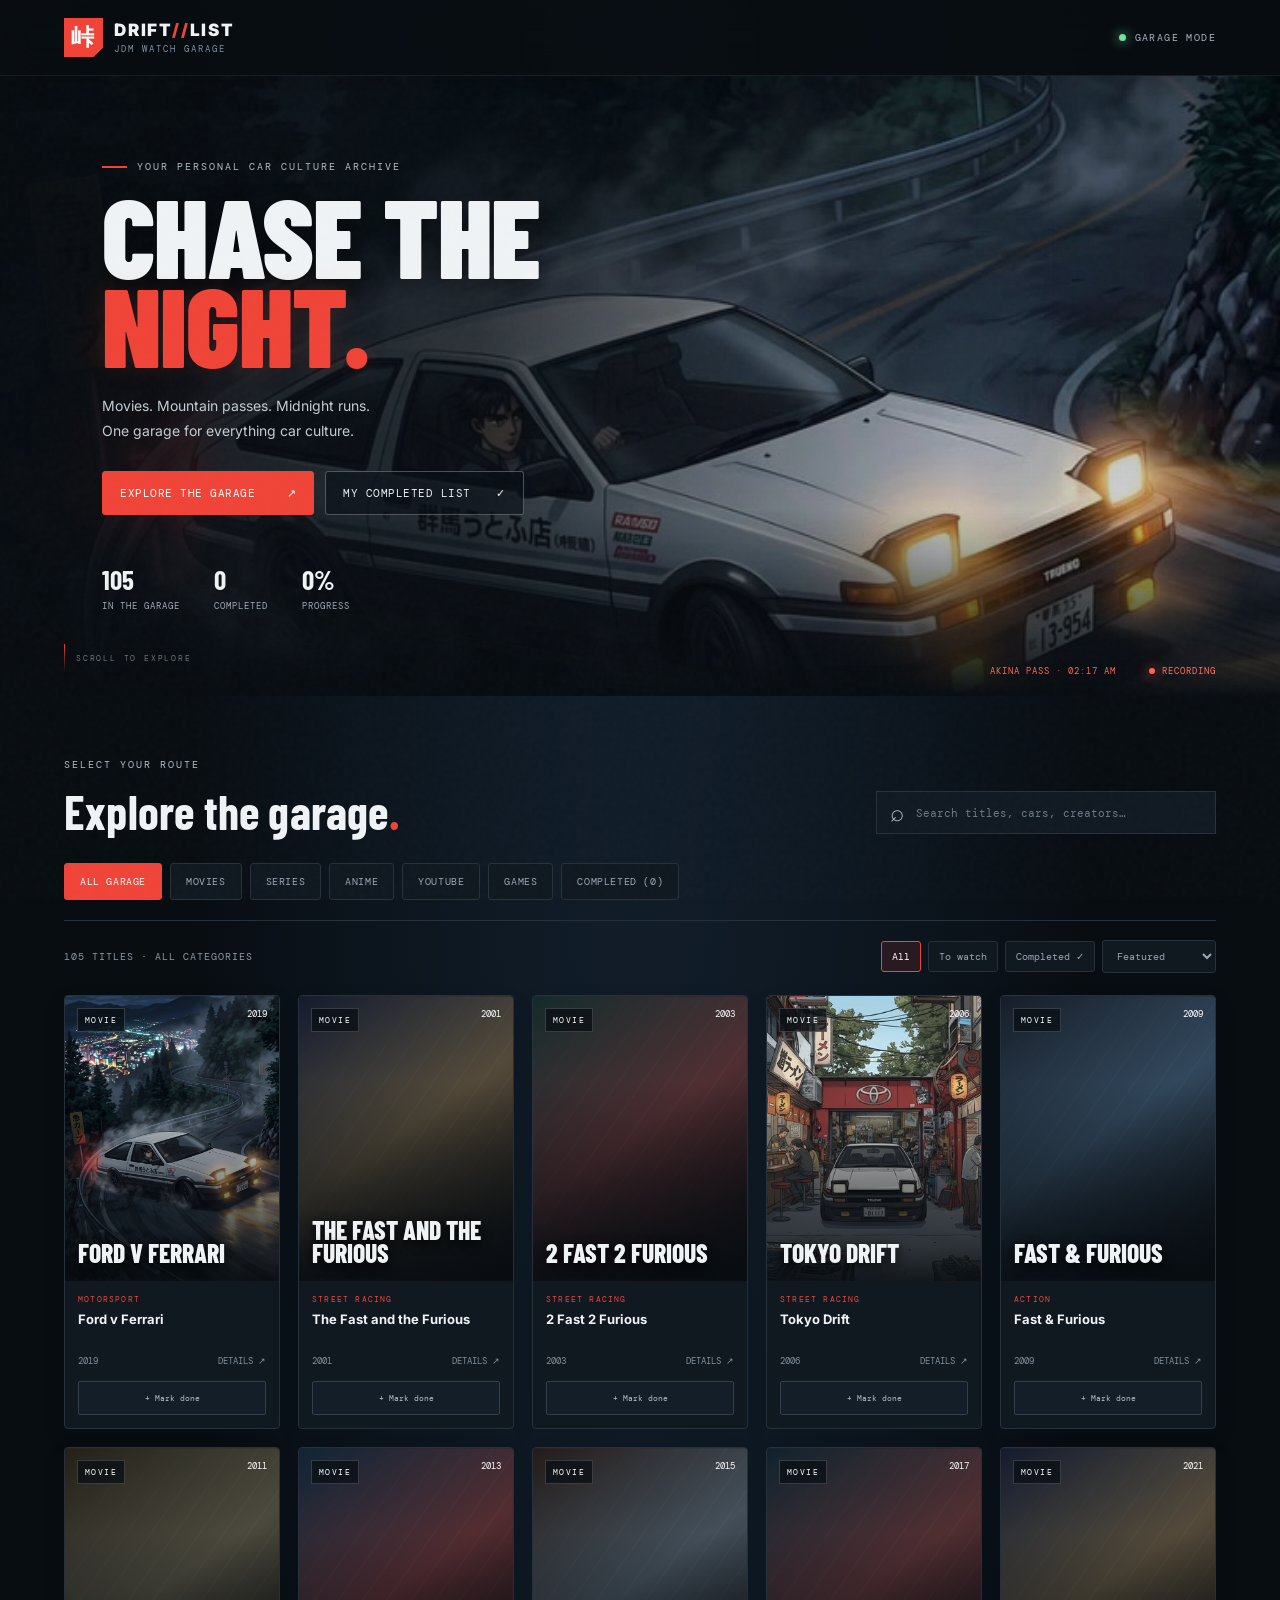
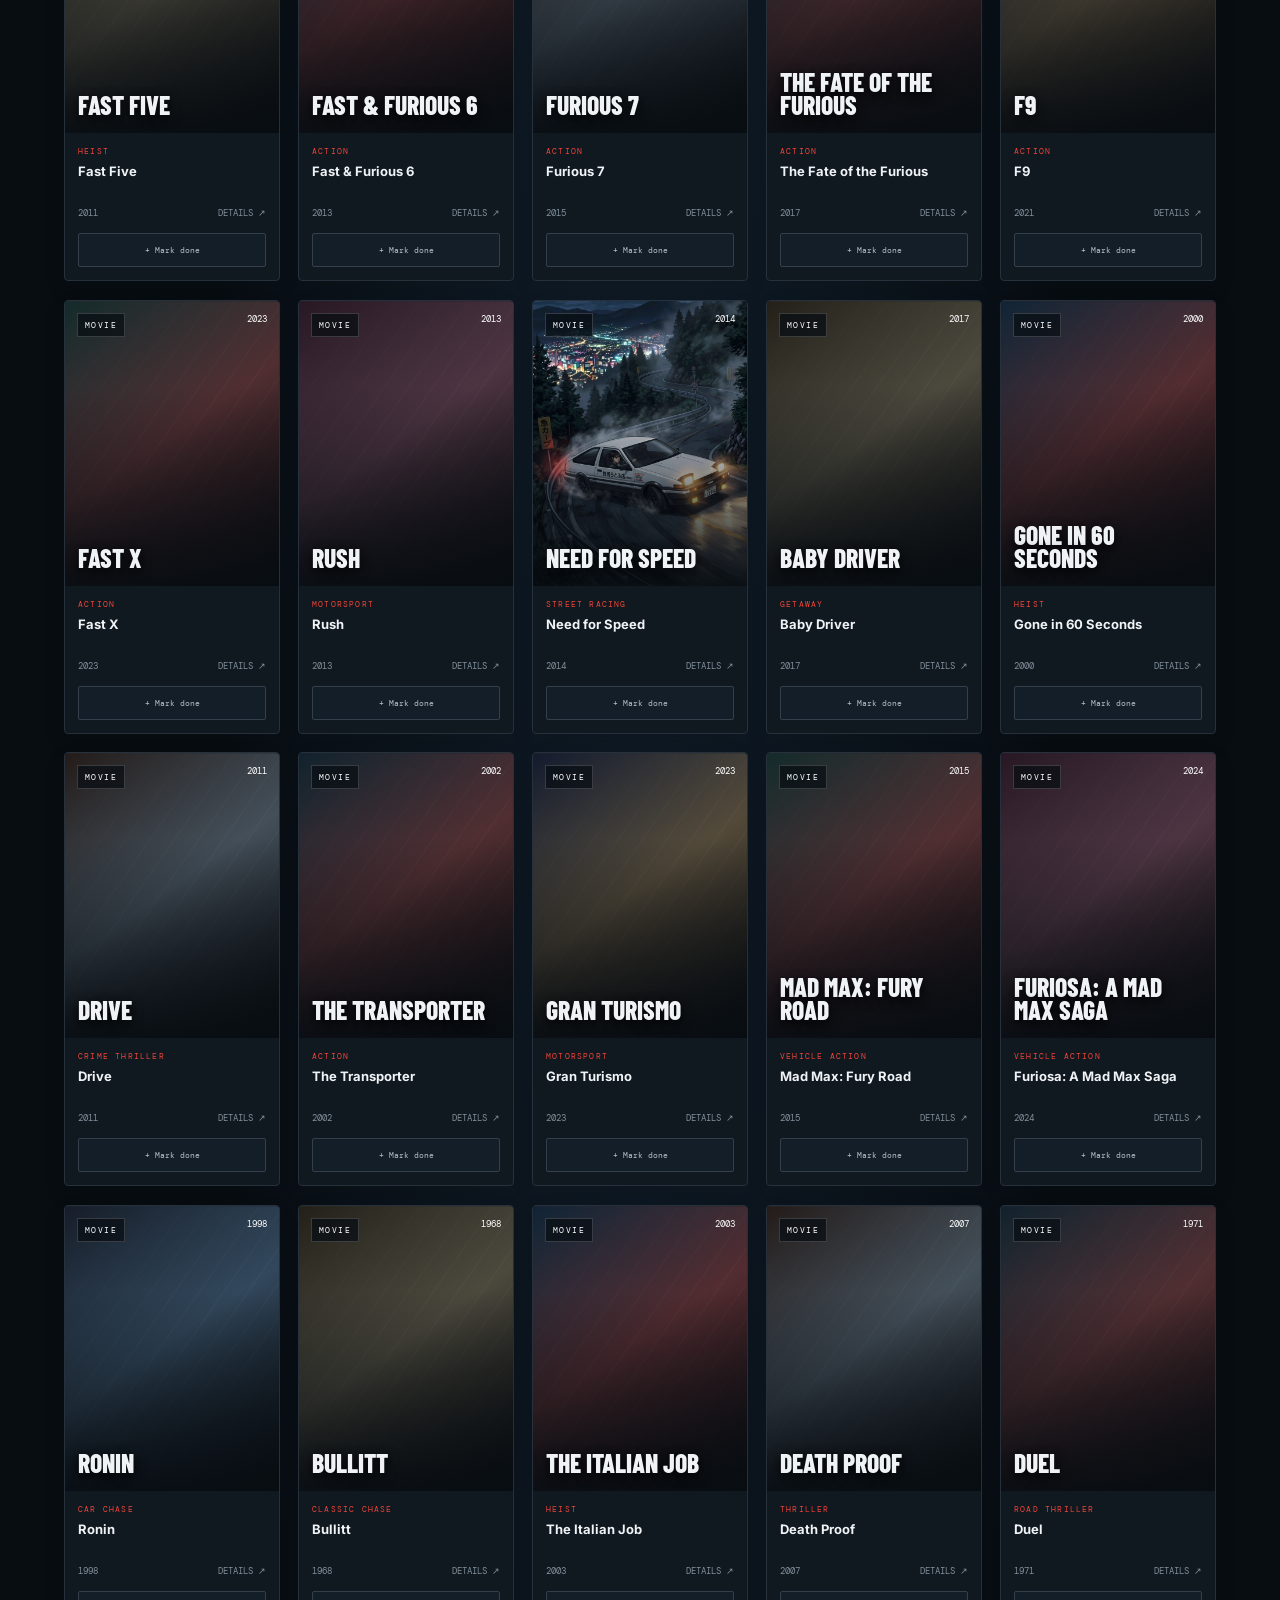
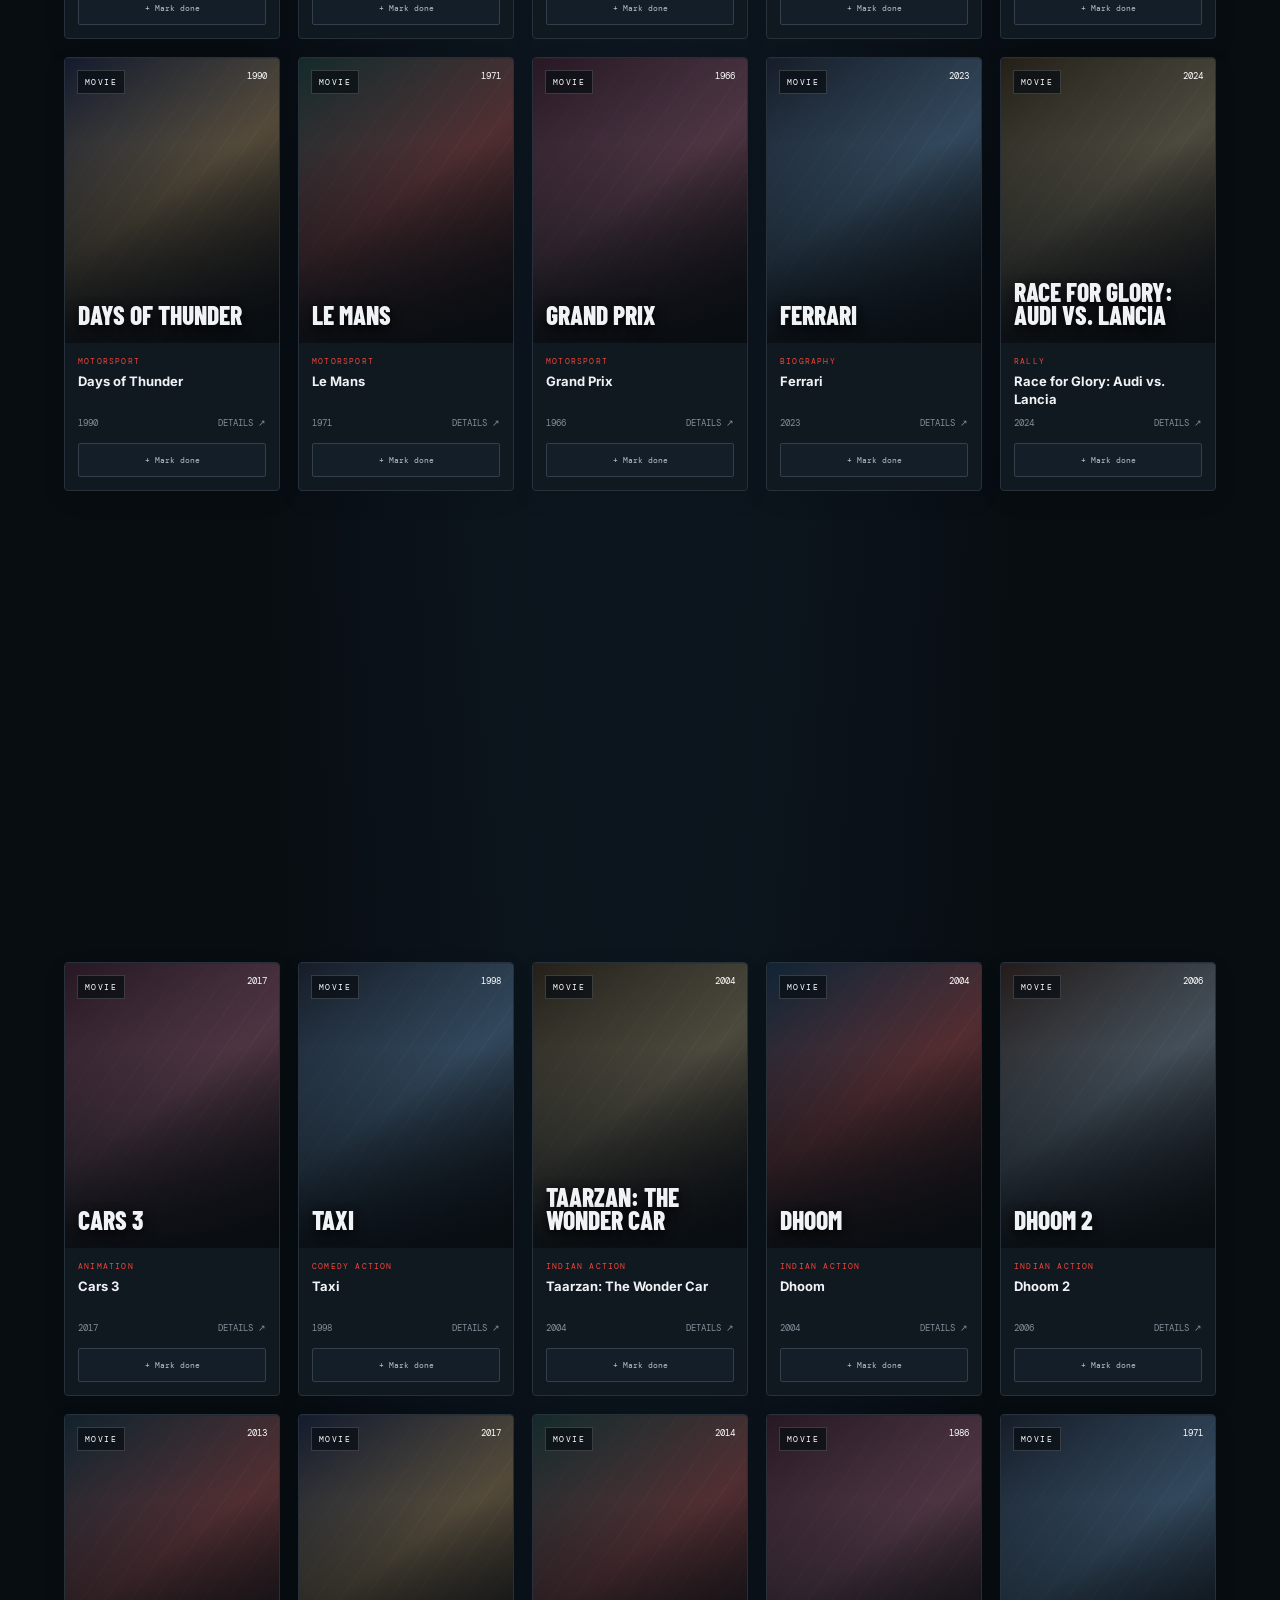
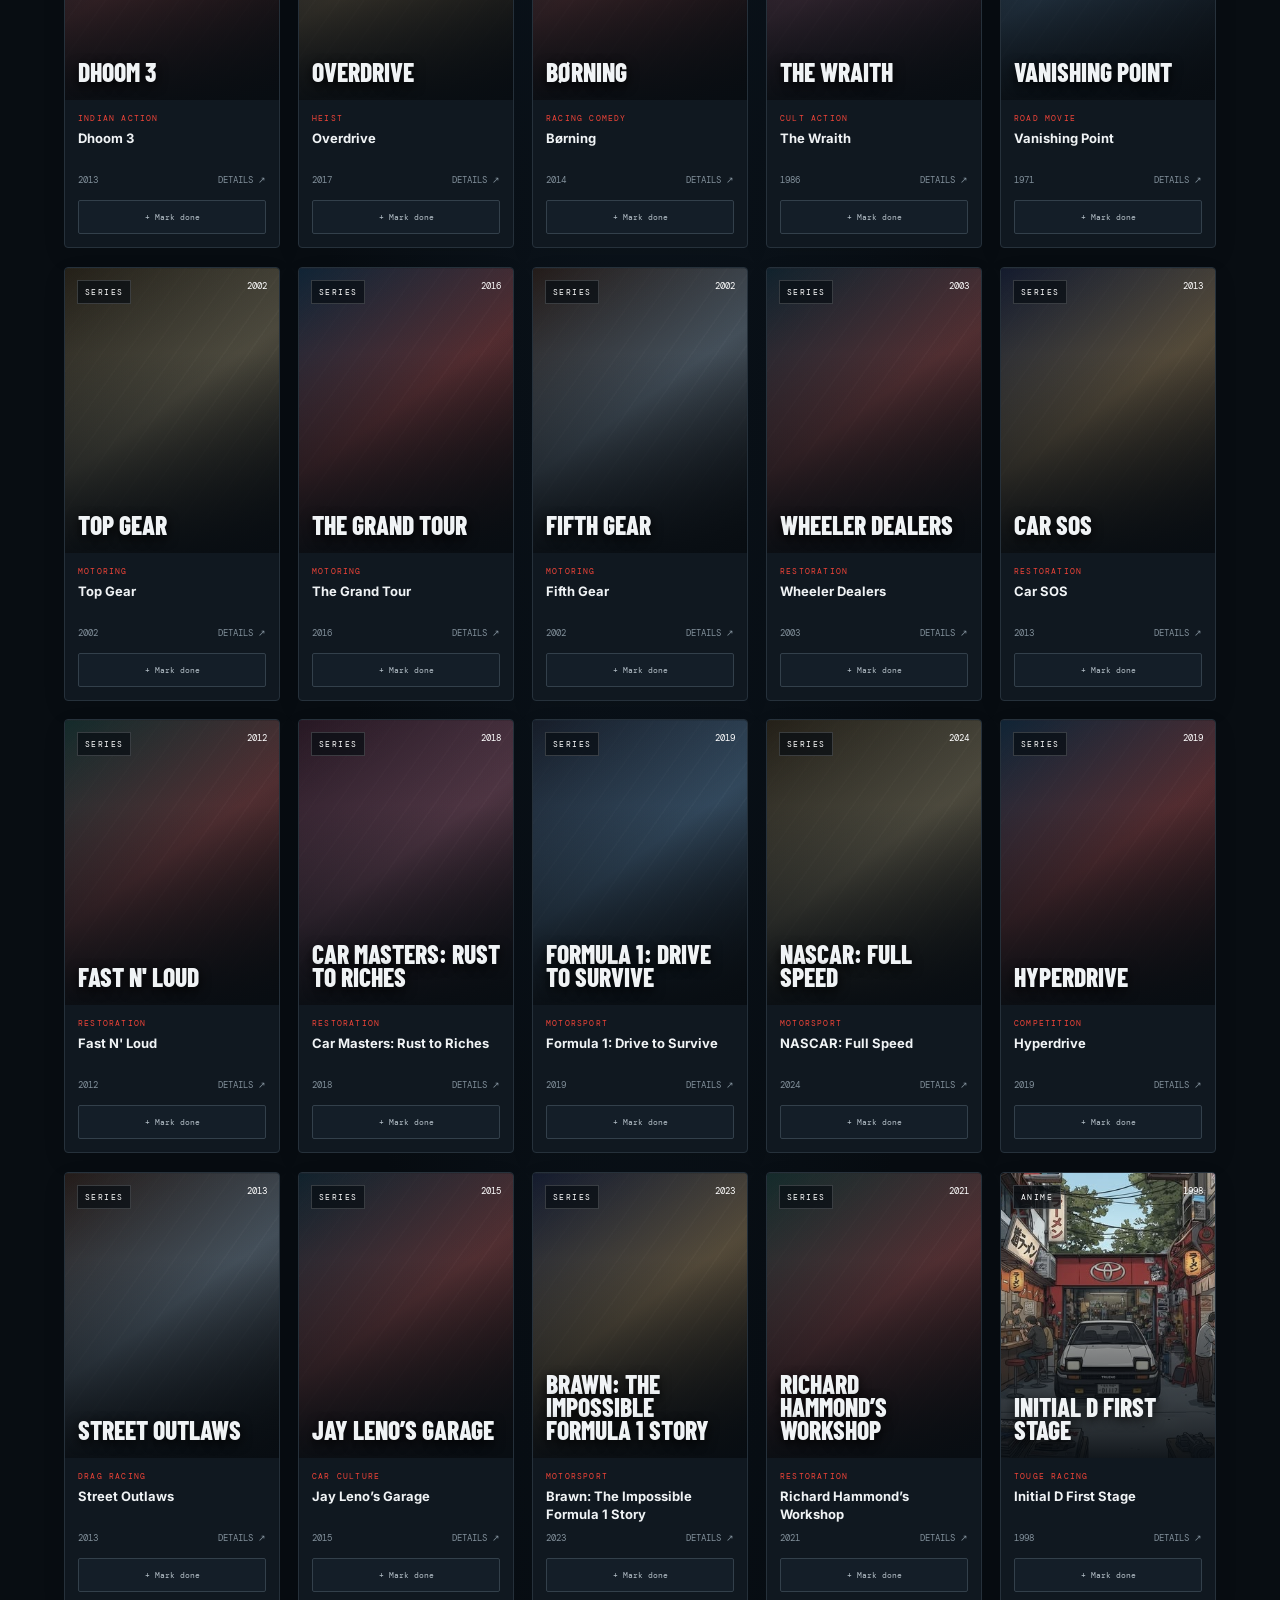
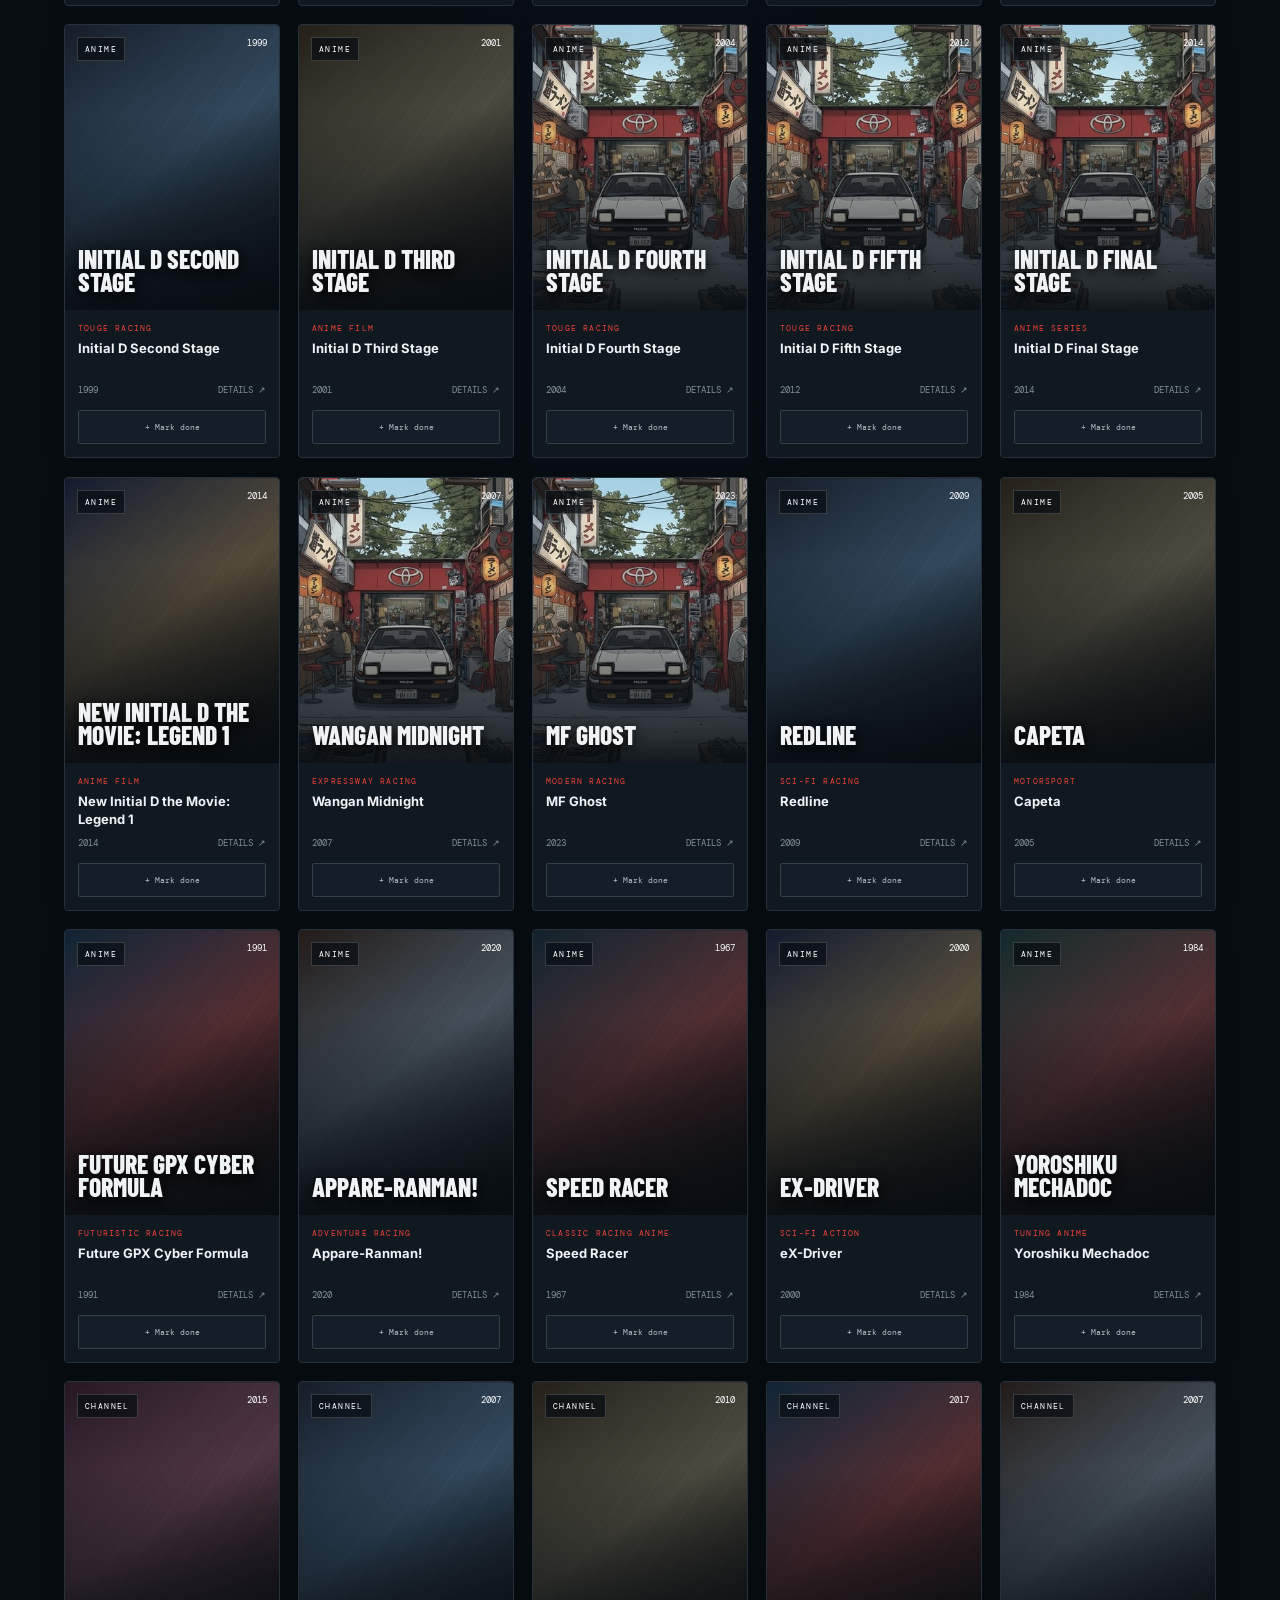
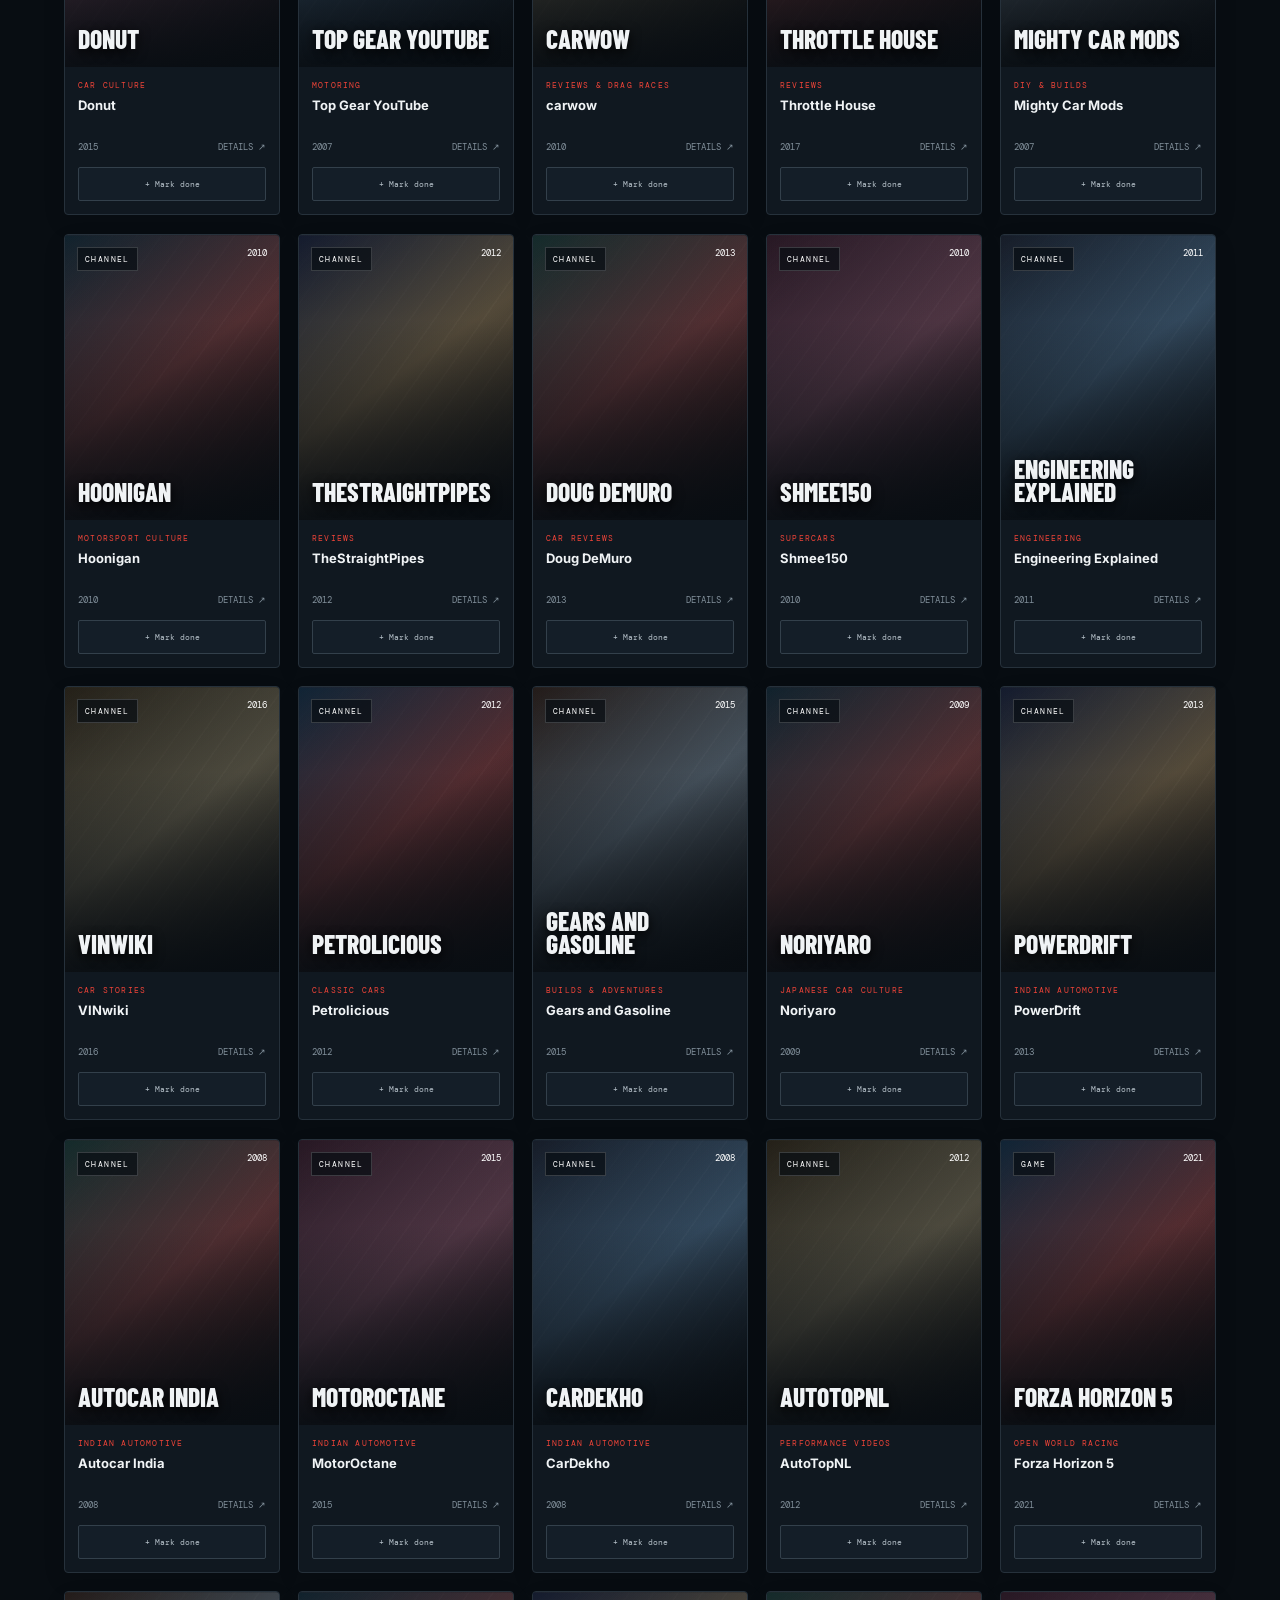
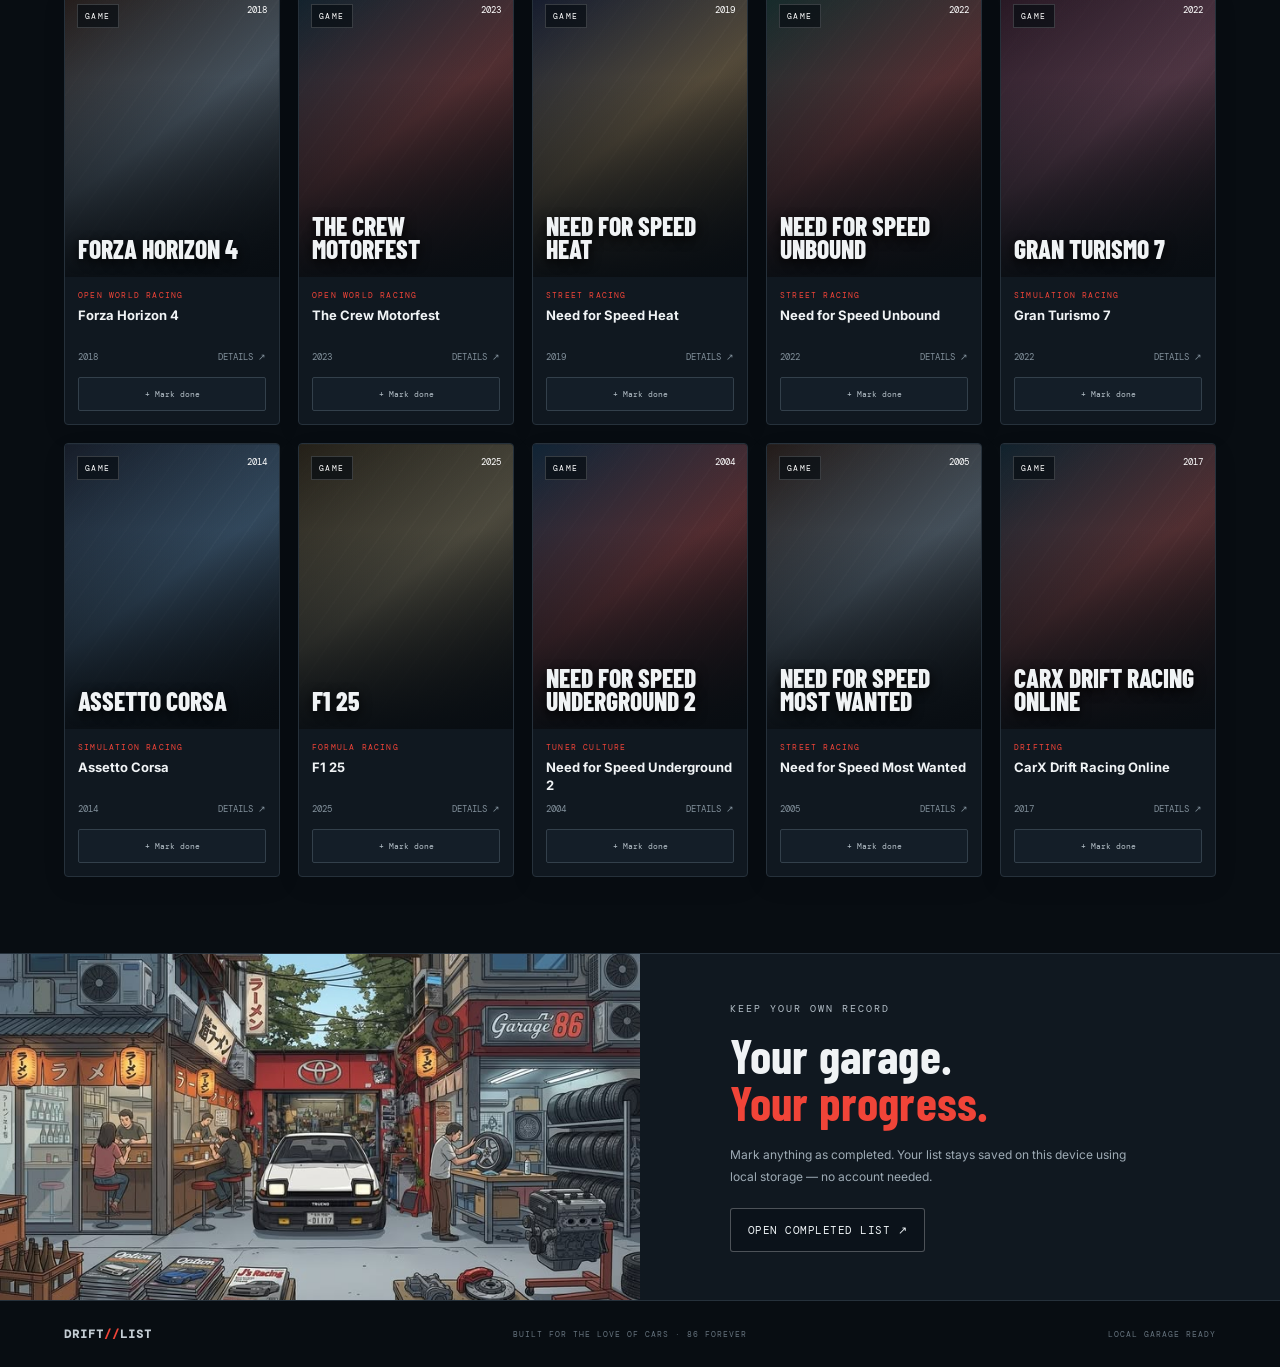
<file: index.html>
<!doctype html>
<html lang="en">
<head>
<meta charset="utf-8"><meta name="viewport" content="width=device-width,initial-scale=1,viewport-fit=cover"><meta name="theme-color" content="#080d12"><meta name="description" content="An Initial D-inspired watchlist for car movies, racing series, anime, YouTube channels and games.">
<link rel="manifest" href="./manifest.webmanifest"><link rel="icon" href="./assets/icon.svg" type="image/svg+xml"><link rel="apple-touch-icon" href="./assets/icon-192.png"><link rel="stylesheet" href="styles.css"><title>DRIFT//LIST — JDM Watch Garage</title>
</head>
<body>
<div class="scroll-progress" id="scrollProgress"></div><div class="ambient-glow" id="ambientGlow"></div><div class="grain"></div>
<header class="topbar"><a class="brand" href="#home" aria-label="Drift List home"><span class="brand-mark">峠</span><span>DRIFT<span class="slash">//</span>LIST<small>JDM WATCH GARAGE</small></span></a><button id="installBtn" class="install-btn hidden">＋ Install app</button><div class="profile"><span class="live-dot"></span><span>GARAGE MODE</span></div></header>
<main id="app">
<section class="hero" id="hero"><div class="hero-grid"></div><div class="hero-speedlines"></div><div class="hero-shade"></div><div class="hero-content"><p class="eyebrow"><span class="redline"></span> YOUR PERSONAL CAR CULTURE ARCHIVE</p><h1>CHASE THE<br><em>NIGHT.</em></h1><p class="hero-copy">Movies. Mountain passes. Midnight runs.<br>One garage for everything car culture.</p><div class="hero-actions"><button class="primary-btn" data-go="movies">Explore the garage <span>↗</span></button><button class="ghost-btn" data-go="completed">My completed list <span>✓</span></button></div><div class="hero-stats"><div><b id="statTotal">0</b><span>IN THE GARAGE</span></div><div><b id="statDone">0</b><span>COMPLETED</span></div><div><b id="statPercent">0%</b><span>PROGRESS</span></div></div></div><div class="hero-caption"><span class="caption-location">AKINA PASS · 02:17 AM</span> <span class="recording"><i></i> RECORDING</span></div><div class="hero-scroll-cue"><span></span> SCROLL TO EXPLORE</div></section>
<section class="dashboard"><div class="section-head"><div><p class="eyebrow">SELECT YOUR ROUTE</p><h2>Explore the garage<span class="red-dot">.</span></h2></div><label class="searchbox"><span>⌕</span><input id="searchInput" type="search" placeholder="Search titles, cars, creators…" autocomplete="off"></label></div>
<nav class="category-nav" id="categoryNav" aria-label="Content categories"></nav>
<div class="filter-row"><span id="resultCount">ALL TITLES</span><div class="filters"><button class="filter-chip active" data-filter="all">All</button><button class="filter-chip" data-filter="todo">To watch</button><button class="filter-chip" data-filter="done">Completed ✓</button><select id="sortSelect" aria-label="Sort titles"><option value="featured">Featured</option><option value="az">A–Z</option><option value="year">Release year</option></select></div></div>
<div id="cardGrid" class="card-grid"></div><div id="emptyState" class="empty hidden"><span>峠</span><h3>No cars on this route.</h3><p>Try another search or category.</p></div>
</section>
<section class="feature-strip"><div class="feature-art"></div><div><p class="eyebrow">KEEP YOUR OWN RECORD</p><h2>Your garage.<br><em>Your progress.</em></h2><p>Mark anything as completed. Your list stays saved on this device using local storage — no account needed.</p><button class="ghost-btn" data-go="completed">Open completed list ↗</button></div></section>
<footer><span class="brand-mini">DRIFT<span>//</span>LIST</span><span>BUILT FOR THE LOVE OF CARS · 86 FOREVER</span><span id="onlineStatus">LOCAL GARAGE READY</span></footer>
</main>
<aside id="detailView" class="detail-view hidden" aria-live="polite"><button id="backBtn" class="back-btn">← BACK TO GARAGE</button><div id="detailContent"></div></aside>
<div id="toast" class="toast" role="status"></div>
<script src="app.js"></script>
</body></html>
</file>
<file: styles.css>
@import url('https://fonts.googleapis.com/css2?family=Barlow+Condensed:wght@500;600;700;800;900&family=DM+Mono:wght@400;500&family=Inter:wght@400;500;600;700;800&display=swap');
:root{--bg:#080d12;--panel:#101820;--panel2:#151f29;--line:#26313b;--text:#f0f3f5;--muted:#8d9aa6;--red:#f04438;--yellow:#ffc857;--mono:'DM Mono',monospace;--display:'Barlow Condensed',Impact,sans-serif}*{box-sizing:border-box}html{scroll-behavior:smooth}body{margin:0;background:var(--bg);color:var(--text);font-family:Inter,Arial,sans-serif;min-height:100vh}.grain{pointer-events:none;position:fixed;inset:0;z-index:10;opacity:.07;background-image:url("data:image/svg+xml,%3Csvg viewBox='0 0 180 180' xmlns='http://www.w3.org/2000/svg'%3E%3Cfilter id='n'%3E%3CfeTurbulence type='fractalNoise' baseFrequency='.9' numOctaves='3' stitchTiles='stitch'/%3E%3C/filter%3E%3Crect width='100%25' height='100%25' filter='url(%23n)' opacity='.3'/%3E%3C/svg%3E")}.topbar{height:76px;padding:0 clamp(18px,5vw,76px);display:flex;align-items:center;justify-content:space-between;border-bottom:1px solid #ffffff12;background:#080d12ee;position:sticky;top:0;z-index:20;backdrop-filter:blur(16px)}.brand{display:flex;gap:11px;align-items:center;text-decoration:none;color:var(--text);font-weight:900;letter-spacing:1.8px;font-size:17px}.brand-mark{display:grid;place-items:center;width:39px;height:39px;background:var(--red);color:white;font-size:23px;clip-path:polygon(0 0,100% 0,100% 76%,76% 100%,0 100%)}.brand small{display:block;font:9px var(--mono);color:#82909d;letter-spacing:2px;margin-top:3px}.slash,.brand-mini span{color:var(--red)}.profile{font:10px var(--mono);letter-spacing:1.4px;color:#aab5be;display:flex;align-items:center;gap:9px}.live-dot{width:7px;height:7px;border-radius:50%;background:#75df9b;box-shadow:0 0 12px #75df9b}.install-btn{border:1px solid #394550;background:#151f29;color:#fff;border-radius:4px;padding:10px 14px;font:11px var(--mono);cursor:pointer;margin-left:auto;margin-right:20px}.hidden{display:none!important}.hero{min-height:570px;position:relative;overflow:hidden;background:#111e2a url('assets/mountain-drift.jpg') center 53%/cover no-repeat;display:flex;align-items:center}.hero-shade{position:absolute;inset:0;background:linear-gradient(90deg,#080d12f5 0%,#080d12c9 37%,#080d1233 75%),linear-gradient(0deg,#080d12 0%,transparent 30%,#080d1240 100%)}.hero-content{position:relative;z-index:1;padding:68px clamp(22px,8vw,120px);max-width:750px}.eyebrow{font:10px var(--mono);letter-spacing:2px;color:#b2bdc6;margin:0 0 17px;display:flex;align-items:center;gap:10px}.redline{width:25px;height:2px;background:var(--red)}h1,h2,h3,p{margin-top:0}h1{font:900 clamp(64px,9vw,112px)/.79 var(--display);letter-spacing:-1px;margin:0 0 26px;text-transform:uppercase;text-shadow:0 5px 22px #0006}h1 em,h2 em{color:var(--red);font-style:normal}.hero-copy{font-size:14px;line-height:1.8;color:#c4cdd4}.hero-actions{display:flex;flex-wrap:wrap;gap:11px;margin-top:27px}.primary-btn,.ghost-btn{font:11px var(--mono);letter-spacing:.5px;text-transform:uppercase;padding:14px 17px;border-radius:3px;cursor:pointer;transition:.2s}.primary-btn{background:var(--red);border:1px solid var(--red);color:white}.primary-btn:hover{background:#d93127;transform:translateY(-2px)}.primary-btn span{margin-left:24px}.ghost-btn{background:#0a1018a6;border:1px solid #ffffff45;color:#edf2f5}.ghost-btn:hover{border-color:var(--red);transform:translateY(-2px)}.ghost-btn span{margin-left:18px}.hero-stats{display:flex;gap:34px;margin-top:48px}.hero-stats div{display:flex;flex-direction:column;gap:5px}.hero-stats b{font:700 27px var(--display)}.hero-stats span{font:9px var(--mono);letter-spacing:1px;color:#9eabb5}.hero-caption{position:absolute;bottom:19px;right:clamp(20px,5vw,75px);font:9px var(--mono);letter-spacing:1px;color:#c3ccd2}.hero-caption span{color:#ff645b;margin-left:18px}.dashboard{padding:62px clamp(18px,5vw,76px) 75px;max-width:1600px;margin:auto}.section-head{display:flex;justify-content:space-between;align-items:end;gap:25px}.section-head h2,.feature-strip h2{font:700 clamp(32px,4vw,47px)/.98 var(--display);letter-spacing:.2px;margin:0}.red-dot{color:var(--red)}.searchbox{width:min(340px,100%);display:flex;align-items:center;gap:10px;background:#111922;border:1px solid var(--line);padding:0 13px;height:43px;color:#a9b4bd}.searchbox span{font-size:24px}.searchbox input{width:100%;background:none;border:0;outline:none;color:white;font:11px var(--mono)}.searchbox input::placeholder{color:#6d7b87}.category-nav{display:flex;gap:8px;overflow:auto;padding:29px 0 20px;scrollbar-width:thin;scrollbar-color:#35414c transparent}.cat-btn{flex:0 0 auto;border:1px solid var(--line);background:#101820;color:#9ca9b3;padding:11px 15px;border-radius:3px;font:10px var(--mono);text-transform:uppercase;letter-spacing:.6px;cursor:pointer}.cat-btn:hover,.cat-btn.active{background:var(--red);border-color:var(--red);color:white}.filter-row{display:flex;justify-content:space-between;align-items:center;border-top:1px solid var(--line);padding:19px 0 22px;font:10px var(--mono);letter-spacing:1px;color:#8d9aa6}.filters{display:flex;align-items:center;gap:7px}.filter-chip,select{border:1px solid var(--line);background:#101820;color:#9ba8b3;padding:8px 10px;border-radius:3px;font:10px var(--mono);cursor:pointer}.filter-chip.active{border-color:#f04438;color:#fff;background:#f0443820}select{outline:none}.card-grid{display:grid;grid-template-columns:repeat(5,minmax(0,1fr));gap:18px}.media-card{min-width:0;background:#101820;border:1px solid #26313b;position:relative;transition:transform .22s,border-color .22s;cursor:pointer;overflow:hidden}.media-card:hover{transform:translateY(-5px);border-color:#697783}.poster{aspect-ratio:3/4;position:relative;overflow:hidden;background:#19232d;isolation:isolate}.poster:before{content:'';position:absolute;inset:0;background:linear-gradient(180deg,#08101a05 30%,#080d12ed 100%);z-index:1}.poster-art{position:absolute;inset:0;background-size:cover;background-position:center;transition:transform .45s;filter:saturate(.82)}.media-card:hover .poster-art{transform:scale(1.05)}.poster-title{position:absolute;left:13px;right:12px;bottom:17px;z-index:2;font:800 clamp(23px,2vw,34px)/.9 var(--display);text-transform:uppercase;text-shadow:0 3px 12px #000}.poster-kicker{position:absolute;top:12px;left:12px;z-index:2;font:8px var(--mono);letter-spacing:1.4px;background:#080d12b8;border:1px solid #ffffff2c;padding:6px 7px;color:#fff}.poster-year{position:absolute;top:12px;right:12px;z-index:2;font:9px var(--mono);color:#fff}.done-mark{position:absolute;z-index:3;right:10px;bottom:10px;width:27px;height:27px;border-radius:50%;display:grid;place-items:center;background:#75df9b;color:#08120d;font-size:15px;font-weight:800}.card-info{padding:13px 13px 14px}.card-type{font:8px var(--mono);letter-spacing:1.2px;color:var(--red);text-transform:uppercase;margin-bottom:7px}.card-title{font-size:13px;font-weight:700;line-height:1.35;margin:0 0 9px;white-space:nowrap;overflow:hidden;text-overflow:ellipsis}.card-meta{display:flex;justify-content:space-between;align-items:center;color:#82909b;font:9px var(--mono)}.card-actions{display:flex;gap:6px;padding:0 13px 13px}.mini-btn{flex:1;border:1px solid #33404b;background:#141e28;color:#b8c3cb;border-radius:2px;padding:8px 4px;font:8px var(--mono);cursor:pointer}.mini-btn:hover{border-color:var(--red);color:white}.mini-btn.is-done{border-color:#326a4b;color:#75df9b;background:#75df9b10}.empty{text-align:center;padding:70px 20px;color:#8d9aa6}.empty>span{font-size:38px;color:var(--red)}.empty h3{font:700 32px var(--display);color:white;margin:12px 0}.feature-strip{min-height:300px;display:grid;grid-template-columns:1fr 1fr;background:#101820;border-top:1px solid var(--line);border-bottom:1px solid var(--line)}.feature-art{background:url('assets/ae86-tokyo.jpg') center/cover no-repeat;min-height:300px}.feature-strip>div+div{padding:48px clamp(25px,7vw,90px);align-self:center}.feature-strip h2{font-size:48px;margin-bottom:18px}.feature-strip p:not(.eyebrow){font-size:12px;line-height:1.8;color:#9eabb5;max-width:400px}.feature-strip .ghost-btn{margin-top:9px}footer{display:flex;align-items:center;justify-content:space-between;gap:18px;padding:25px clamp(18px,5vw,76px);color:#65727d;font:8px var(--mono);letter-spacing:1px}.brand-mini{font-weight:700;color:#c4cdd4;font-size:12px}.detail-view{max-width:1300px;margin:auto;padding:28px clamp(18px,5vw,76px) 80px;min-height:75vh}.back-btn{border:0;background:none;color:#aab6c0;font:10px var(--mono);letter-spacing:1px;cursor:pointer;padding:12px 0 25px}.detail-hero{display:grid;grid-template-columns:minmax(220px,340px) 1fr;gap:clamp(25px,5vw,65px);align-items:start}.detail-poster{aspect-ratio:3/4;max-height:490px;background-size:cover;background-position:center;position:relative;border:1px solid #ffffff26}.detail-copy{padding:12px 0}.detail-copy h1{font-size:clamp(46px,7vw,84px);line-height:.88;margin:10px 0 20px}.detail-desc{max-width:700px;color:#b3bec7;font-size:14px;line-height:1.9}.detail-tags{display:flex;gap:8px;flex-wrap:wrap;margin:18px 0 25px}.tag{border:1px solid #34414c;padding:7px 9px;color:#9eabb5;font:9px var(--mono);text-transform:uppercase}.detail-actions{display:flex;flex-wrap:wrap;gap:10px;margin:25px 0}.platforms{margin-top:32px;padding-top:22px;border-top:1px solid var(--line)}.platforms h3{font:700 25px var(--display);margin-bottom:9px}.platforms p{color:#91a0ab;font-size:12px;line-height:1.8}.platform-links{display:flex;gap:8px;flex-wrap:wrap}.platform-link{display:inline-block;color:white;text-decoration:none;background:#17232e;border:1px solid #35434f;padding:10px 13px;font:10px var(--mono)}.platform-link:hover{border-color:var(--red)}.toast{position:fixed;bottom:22px;left:50%;transform:translate(-50%,20px);opacity:0;pointer-events:none;background:#e9f6ed;color:#102319;padding:12px 18px;border-radius:4px;font:11px var(--mono);z-index:40;transition:.25s;box-shadow:0 10px 35px #0008}.toast.show{opacity:1;transform:translate(-50%,0)}
@media(max-width:1100px){.card-grid{grid-template-columns:repeat(4,minmax(0,1fr))}.hero{min-height:530px}}@media(max-width:800px){.card-grid{grid-template-columns:repeat(3,minmax(0,1fr));gap:12px}.section-head{align-items:start;flex-direction:column}.searchbox{width:100%}.feature-strip{grid-template-columns:1fr}.feature-art{min-height:230px}.feature-strip>div+div{padding:35px 24px}.detail-hero{grid-template-columns:minmax(140px,240px) 1fr;gap:24px}.detail-copy h1{font-size:52px}.profile{font-size:8px}}@media(max-width:540px){.topbar{height:65px;padding:0 16px}.profile{display:none}.install-btn{margin-right:0}.hero{min-height:600px;background-position:57% center}.hero-shade{background:linear-gradient(90deg,#080d12e8 0%,#080d12a8 60%,#080d1240 100%),linear-gradient(0deg,#080d12 0%,transparent 45%)}.hero-content{padding:55px 21px}.hero-stats{gap:21px;margin-top:38px}.hero-stats b{font-size:24px}.hero-stats span{font-size:7px}.dashboard{padding:45px 15px 55px}.card-grid{grid-template-columns:repeat(2,minmax(0,1fr));gap:10px}.card-info{padding:10px}.card-actions{padding:0 10px 10px}.card-title{font-size:12px}.poster-title{font-size:29px}.filter-row{align-items:flex-start;gap:12px;flex-direction:column}.filters{width:100%;flex-wrap:wrap}.filters select{margin-left:auto}.detail-hero{grid-template-columns:1fr}.detail-poster{width:min(75%,300px);margin:auto}.detail-copy h1{font-size:62px}.detail-view{padding:20px 17px 55px}.hero-caption{font-size:7px;right:15px}footer{align-items:flex-start;flex-direction:column}.feature-art{min-height:190px}}
/* Responsive polish: desktop-first refinement, clearer controls and accessible focus states */
:root{color-scheme:dark;--radius:5px}
body{overflow-x:hidden;background:radial-gradient(ellipse at 50% -20%,#142332 0%,var(--bg) 52%)}
.topbar{box-shadow:0 8px 30px #0002}
.brand{white-space:nowrap}
button,input,select,a{-webkit-tap-highlight-color:transparent}
button:focus-visible,a:focus-visible,input:focus-visible,select:focus-visible{outline:2px solid var(--yellow);outline-offset:3px}
.primary-btn,.ghost-btn,.cat-btn,.filter-chip,.mini-btn,.platform-link{transition:background .18s ease,border-color .18s ease,color .18s ease,transform .18s ease}
.dashboard{width:100%}
.category-nav{scroll-snap-type:x proximity}
.cat-btn{scroll-snap-align:start}
.card-grid{grid-template-columns:repeat(5,minmax(0,1fr))}
.media-card{border-radius:4px;box-shadow:0 8px 26px #00000012}
.poster{background-image:linear-gradient(145deg,#182a38,#0b1118)}
.card-title{white-space:normal;display:-webkit-box;-webkit-line-clamp:2;-webkit-box-orient:vertical;min-height:2.7em}
.card-actions{padding-top:0}
.mini-btn{min-height:34px}
.feature-strip{overflow:hidden}
.detail-view{animation:fadeIn .24s ease both}
.detail-poster{border-radius:5px;box-shadow:0 24px 70px #0005}
.platform-link{border-radius:3px}
.toast{max-width:calc(100vw - 30px);text-align:center}
@keyframes fadeIn{from{opacity:0;transform:translateY(8px)}to{opacity:1;transform:translateY(0)}}
@media(min-width:1500px){.card-grid{grid-template-columns:repeat(6,minmax(0,1fr))}.hero{min-height:640px}.hero-content{max-width:850px}.hero-copy{font-size:15px}}
@media(max-width:1100px){.card-grid{grid-template-columns:repeat(4,minmax(0,1fr))}}
@media(max-width:800px){.card-grid{grid-template-columns:repeat(3,minmax(0,1fr))}.hero{min-height:500px}.hero-content{max-width:650px}.section-head h2{font-size:clamp(32px,6vw,44px)}}
@media(max-width:540px){.card-grid{grid-template-columns:repeat(2,minmax(0,1fr))}.hero{min-height:570px}.hero-content{padding-top:45px;padding-bottom:45px}.hero-actions{align-items:stretch}.hero-actions button{min-height:46px}.hero-stats{gap:clamp(15px,5vw,24px)}.hero-stats b{font-size:23px}.hero-stats span{letter-spacing:.5px}.filter-chip,select{min-height:36px}.detail-copy h1{overflow-wrap:anywhere}.detail-desc{font-size:13px}.detail-actions button{flex:1}.brand{font-size:15px}.brand-mark{width:35px;height:35px}.dashboard{padding-top:38px}}
@media(max-width:360px){.card-grid{gap:8px}.poster-title{font-size:24px;left:9px;right:8px}.poster-kicker{left:8px;top:8px;font-size:7px}.poster-year{right:8px;top:8px}.card-info{padding:9px}.card-actions{padding:0 9px 9px}.mini-btn{font-size:7px}.hero-stats{gap:12px}}
@media(prefers-reduced-motion:reduce){*,*::before,*::after{scroll-behavior:auto!important;animation-duration:.01ms!important;animation-iteration-count:1!important;transition-duration:.01ms!important}}


/* MOTION PACKAGE — kinetic JDM atmosphere */
:root{--ease-out:cubic-bezier(.16,1,.3,1);--ease-drift:cubic-bezier(.22,.61,.36,1)}
body{background-color:#070b10}
::selection{background:var(--red);color:#fff}
.scroll-progress{position:fixed;top:0;left:0;height:2px;width:0;background:linear-gradient(90deg,#ffb14a,var(--red));z-index:100;box-shadow:0 0 14px #f04438aa;transition:width .08s linear}
.ambient-glow{position:fixed;z-index:0;pointer-events:none;width:420px;height:420px;border-radius:50%;background:radial-gradient(circle,#f044380b,transparent 68%);transform:translate(-50%,-50%);opacity:0;transition:opacity .3s}
@media(hover:hover){.ambient-glow{opacity:1}}
.topbar{transition:background .3s, border-color .3s}.topbar.scrolled{background:#070b10f5;border-color:#f0443844}
.hero{isolation:isolate;min-height:620px;background-position:50% 53%;animation:hero-arrive 1.1s var(--ease-out) both}
.hero:after{content:"";position:absolute;inset:0;pointer-events:none;background:linear-gradient(110deg,transparent 30%,#ffffff08 48%,transparent 65%);transform:translateX(-100%);animation:light-sweep 1.6s .4s ease-out both}
.hero-grid{position:absolute;inset:0;opacity:.15;background-image:linear-gradient(#9cb1c01a 1px,transparent 1px),linear-gradient(90deg,#9cb1c01a 1px,transparent 1px);background-size:70px 70px;mask-image:linear-gradient(90deg,transparent,#000 75%);pointer-events:none}
.hero-speedlines{position:absolute;inset:-30%;opacity:0;background:repeating-linear-gradient(112deg,transparent 0 100px,#dce8f008 101px 103px,transparent 104px 170px);transform:translateX(-5%);animation:speedline-arrive 1.5s .5s ease-out forwards;pointer-events:none}
.hero-content>*{animation:content-arrive .75s var(--ease-out) both}.hero-content>.eyebrow{animation-delay:.12s}.hero-content>h1{animation-delay:.2s}.hero-content>.hero-copy{animation-delay:.3s}.hero-content>.hero-actions{animation-delay:.4s}.hero-content>.hero-stats{animation-delay:.52s}
h1 em{display:inline-block;animation:neon-flicker 5s 1.5s infinite;text-shadow:0 0 26px #f0443824}
.redline{animation:line-pulse 2.4s ease-in-out infinite}
.live-dot,.recording i{animation:live-pulse 1.7s ease-in-out infinite}
.hero-caption{display:flex;align-items:center;gap:15px}.recording{display:inline-flex;align-items:center;gap:7px;color:#ff7168!important}.recording i{width:6px;height:6px;border-radius:50%;background:#ff6259;display:inline-block;box-shadow:0 0 12px #f04438}
.hero-scroll-cue{position:absolute;left:clamp(22px,5vw,76px);bottom:24px;display:flex;align-items:center;gap:11px;font:8px var(--mono);letter-spacing:1.8px;color:#c4cdd488;z-index:2}.hero-scroll-cue span{width:1px;height:28px;background:linear-gradient(var(--red),transparent);animation:cue-drop 1.8s ease-in-out infinite}
.primary-btn,.ghost-btn,.cat-btn,.filter-chip,.mini-btn,.platform-link{position:relative;overflow:hidden;isolation:isolate}
.primary-btn:before,.ghost-btn:before,.platform-link:before{content:"";position:absolute;z-index:-1;inset:0;background:linear-gradient(105deg,transparent 20%,#ffffff18 50%,transparent 80%);transform:translateX(-120%);transition:transform .55s var(--ease-out)}
.primary-btn:hover:before,.ghost-btn:hover:before,.platform-link:hover:before{transform:translateX(120%)}
.primary-btn:active,.ghost-btn:active,.mini-btn:active,.filter-chip:active{transform:scale(.97)}
.media-card{opacity:0;transform:translateY(22px) scale(.985);transition:opacity .6s var(--ease-out),transform .6s var(--ease-out),border-color .25s,box-shadow .3s;will-change:transform}
.media-card.in-view{opacity:1;transform:translateY(0) scale(1)}
.media-card:hover{transform:translateY(-8px) scale(1.012);box-shadow:0 18px 42px #0006,0 0 0 1px #f0443820}
.media-card:after{content:"";position:absolute;inset:0;pointer-events:none;border:1px solid transparent;transition:border-color .3s}.media-card:hover:after{border-color:#f044384d}
.poster-art{transition:transform .8s var(--ease-out),filter .5s}.media-card:hover .poster-art{transform:scale(1.075);filter:saturate(1.08) contrast(1.04)}
.poster:after{content:"";position:absolute;z-index:1;top:-40%;left:-70%;width:45%;height:180%;background:linear-gradient(90deg,transparent,#ffffff0c,transparent);transform:rotate(18deg);transition:left .8s var(--ease-out);pointer-events:none}.media-card:hover .poster:after{left:140%}
.poster-title{transition:transform .35s var(--ease-out),letter-spacing .35s}.media-card:hover .poster-title{transform:translateX(3px);letter-spacing:.3px}
.poster-kicker{transition:background .25s,border-color .25s}.media-card:hover .poster-kicker{background:var(--red);border-color:var(--red)}
.done-mark{animation:check-pop .35s var(--ease-out) both}
.category-nav{mask-image:linear-gradient(90deg,#000 0%,#000 94%,transparent 100%)}
.cat-btn{transition:transform .25s var(--ease-out),background .2s,border-color .2s,color .2s}.cat-btn:hover{transform:translateY(-2px)}
.searchbox{transition:border-color .25s,box-shadow .25s,transform .25s}.searchbox:focus-within{border-color:#f04438a8;box-shadow:0 0 0 3px #f0443812;transform:translateY(-1px)}
.section-head,.category-nav,.filter-row,.feature-strip,footer{animation:content-arrive .7s var(--ease-out) both}
.section-head{animation-delay:.08s}.category-nav{animation-delay:.15s}.filter-row{animation-delay:.2s}
.feature-art{position:relative;overflow:hidden}.feature-art:after{content:"";position:absolute;inset:0;background:linear-gradient(110deg,transparent 25%,#ffffff12 50%,transparent 75%);transform:translateX(-120%);transition:transform 1s var(--ease-out)}.feature-strip:hover .feature-art:after{transform:translateX(120%)}
.feature-strip>div+div{transition:transform .5s var(--ease-out)}.feature-strip:hover>div+div{transform:translateX(3px)}
.detail-view{animation:detail-enter .45s var(--ease-out) both}.detail-poster{animation:poster-enter .65s var(--ease-out) both}.detail-copy>*{animation:content-arrive .55s var(--ease-out) both}.detail-copy>*:nth-child(1){animation-delay:.05s}.detail-copy>*:nth-child(2){animation-delay:.1s}.detail-copy>*:nth-child(3){animation-delay:.16s}.detail-copy>*:nth-child(4){animation-delay:.22s}.detail-copy>*:nth-child(5){animation-delay:.28s}.detail-copy>*:nth-child(6){animation-delay:.34s}.detail-copy>*:nth-child(7){animation-delay:.4s}
.toast.show{animation:toast-enter .35s var(--ease-out) both}
@keyframes hero-arrive{from{background-position:50% 60%;filter:saturate(.55)}to{background-position:50% 53%;filter:saturate(1)}}
@keyframes content-arrive{from{opacity:0;transform:translateY(16px)}to{opacity:1;transform:translateY(0)}}
@keyframes detail-enter{from{opacity:0;transform:translateY(12px)}to{opacity:1;transform:translateY(0)}}
@keyframes poster-enter{from{opacity:0;transform:translateX(-12px) scale(.98)}to{opacity:1;transform:translateX(0) scale(1)}}
@keyframes light-sweep{0%{transform:translateX(-100%);opacity:0}20%{opacity:1}100%{transform:translateX(100%);opacity:0}}
@keyframes speedline-arrive{0%{opacity:0;transform:translateX(-5%)}45%{opacity:.55}100%{opacity:.14;transform:translateX(3%)}}
@keyframes neon-flicker{0%,92%,96%,100%{text-shadow:0 0 26px #f0443824}94%,98%{text-shadow:0 0 32px #f0443877}}
@keyframes line-pulse{0%,100%{opacity:.65;transform:scaleX(.8);transform-origin:left}50%{opacity:1;transform:scaleX(1.15);transform-origin:left}}
@keyframes live-pulse{0%,100%{opacity:1;box-shadow:0 0 12px #75df9b}50%{opacity:.55;box-shadow:0 0 3px #75df9b}}
@keyframes cue-drop{0%,100%{transform:scaleY(.7);transform-origin:top;opacity:.55}50%{transform:scaleY(1);opacity:1}}
@keyframes check-pop{0%{transform:scale(.5);opacity:0}70%{transform:scale(1.15)}100%{transform:scale(1);opacity:1}}
@keyframes toast-enter{from{opacity:0;transform:translate(-50%,12px) scale(.96)}to{opacity:1;transform:translate(-50%,0) scale(1)}}
@media(max-width:800px){.hero-scroll-cue{display:none}.hero{min-height:530px}.hero-grid{background-size:48px 48px}.media-card:hover{transform:translateY(-3px)}}
@media(max-width:540px){.hero:after{animation-duration:1s}.hero-scroll-cue{display:none}.hero-caption{gap:8px}.caption-location{font-size:7px}.recording{font-size:7px}.media-card{transform:translateY(16px)}.media-card.in-view{transform:translateY(0)}.media-card:hover{transform:translateY(-2px)}.feature-strip:hover>div+div{transform:none}}
@media(prefers-reduced-motion:reduce){.hero,.hero:after,.hero-content>*,.hero-speedlines,.hero-scroll-cue span,h1 em,.redline,.live-dot,.recording i,.media-card,.detail-view,.detail-poster,.detail-copy>*,.toast.show{animation:none!important;transition:none!important}.media-card{opacity:1;transform:none}}
</file>
